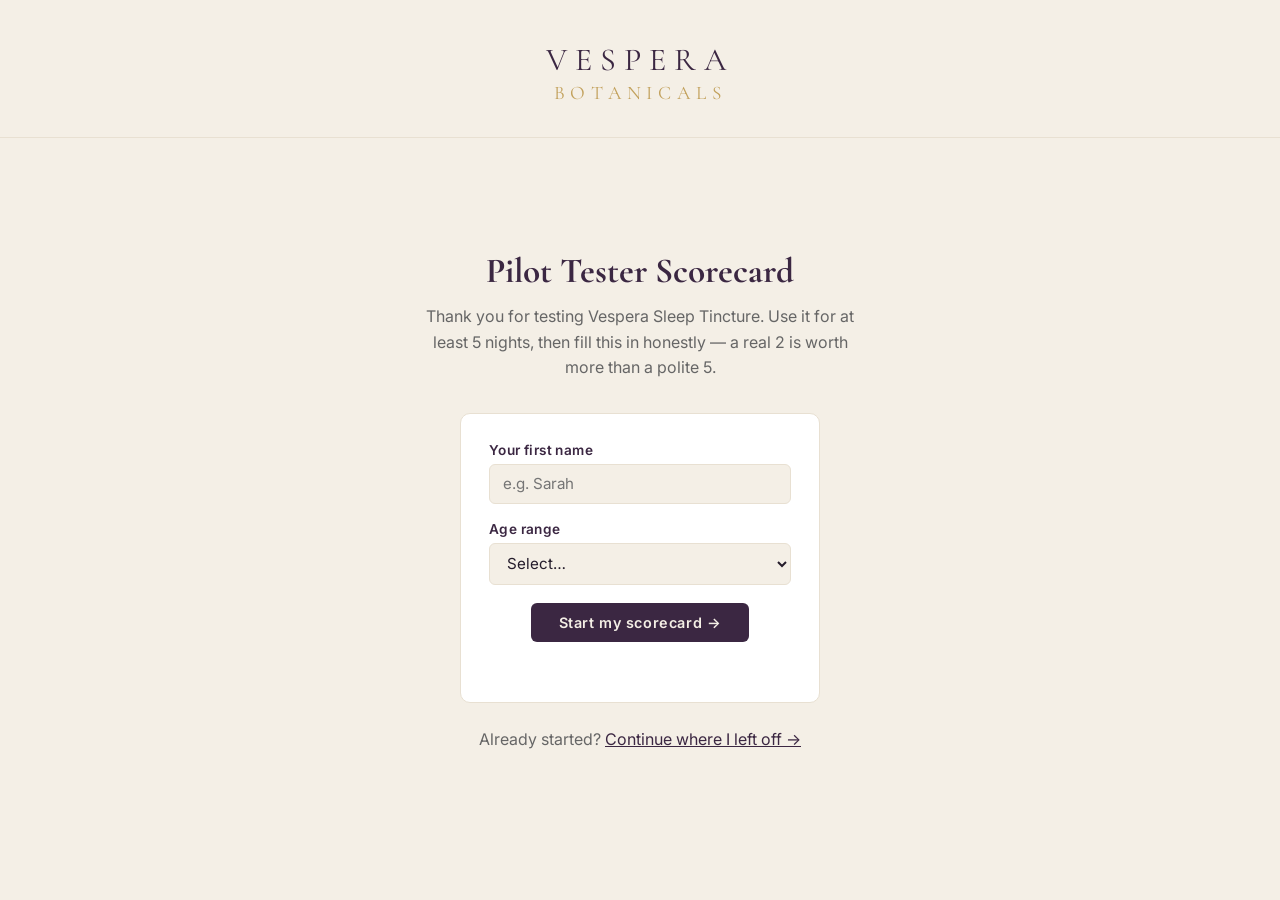
<file: index.html>
<!DOCTYPE html>
<html lang="en">
<head>
  <meta charset="UTF-8" />
  <meta name="viewport" content="width=device-width, initial-scale=1.0" />
  <title>Vespera — Pilot Tester</title>
  <link rel="preconnect" href="https://fonts.googleapis.com" />
  <link href="https://fonts.googleapis.com/css2?family=Cormorant+Garamond:ital,wght@0,400;0,600;1,400&family=Inter:wght@400;600&display=swap" rel="stylesheet" />
  <link rel="stylesheet" href="style.css" />
</head>
<body>

<header>
  <div class="wordmark">Vespera<span>Botanicals</span></div>
</header>

<div class="page">
  <div class="hero">
    <h1>Pilot Tester Scorecard</h1>
    <p>Thank you for testing Vespera Sleep Tincture. Use it for at least 5 nights, then fill this in honestly — a real 2 is worth more than a polite 5.</p>

    <div class="start-form card" style="text-align:left; margin-top: 1.5rem;">
      <div class="field">
        <label for="tester-name">Your first name</label>
        <input type="text" id="tester-name" placeholder="e.g. Sarah" autocomplete="given-name" />
      </div>
      <div class="field">
        <label for="age-range">Age range</label>
        <select id="age-range">
          <option value="">Select…</option>
          <option>18–24</option>
          <option>25–34</option>
          <option>35–44</option>
          <option>45–54</option>
          <option>55–64</option>
          <option>65+</option>
        </select>
      </div>
      <div class="btn-row" style="justify-content: center; margin-top: 1rem;">
        <button class="btn btn-primary" onclick="startForm()">Start my scorecard →</button>
      </div>
      <p id="start-error" class="hint" style="color: var(--red); text-align:center; margin-top:0.5rem;"></p>
    </div>

    <p class="hint" style="margin-top: 1.5rem;">Already started? <a href="form.html" style="color: var(--aubergine);">Continue where I left off →</a></p>
  </div>
</div>

<script>
function startForm() {
  const name = document.getElementById('tester-name').value.trim();
  const age = document.getElementById('age-range').value;
  const err = document.getElementById('start-error');

  if (!name) { err.textContent = 'Please enter your name.'; return; }
  if (!age)  { err.textContent = 'Please select an age range.'; return; }

  const key = name.toLowerCase().replace(/\s+/g, '-') + '-' + Date.now().toString(36);
  localStorage.setItem('vespera_session', JSON.stringify({
    key, name, ageRange: age, startedAt: new Date().toISOString()
  }));
  window.location.href = 'form.html';
}
</script>
</body>
</html>
</file>
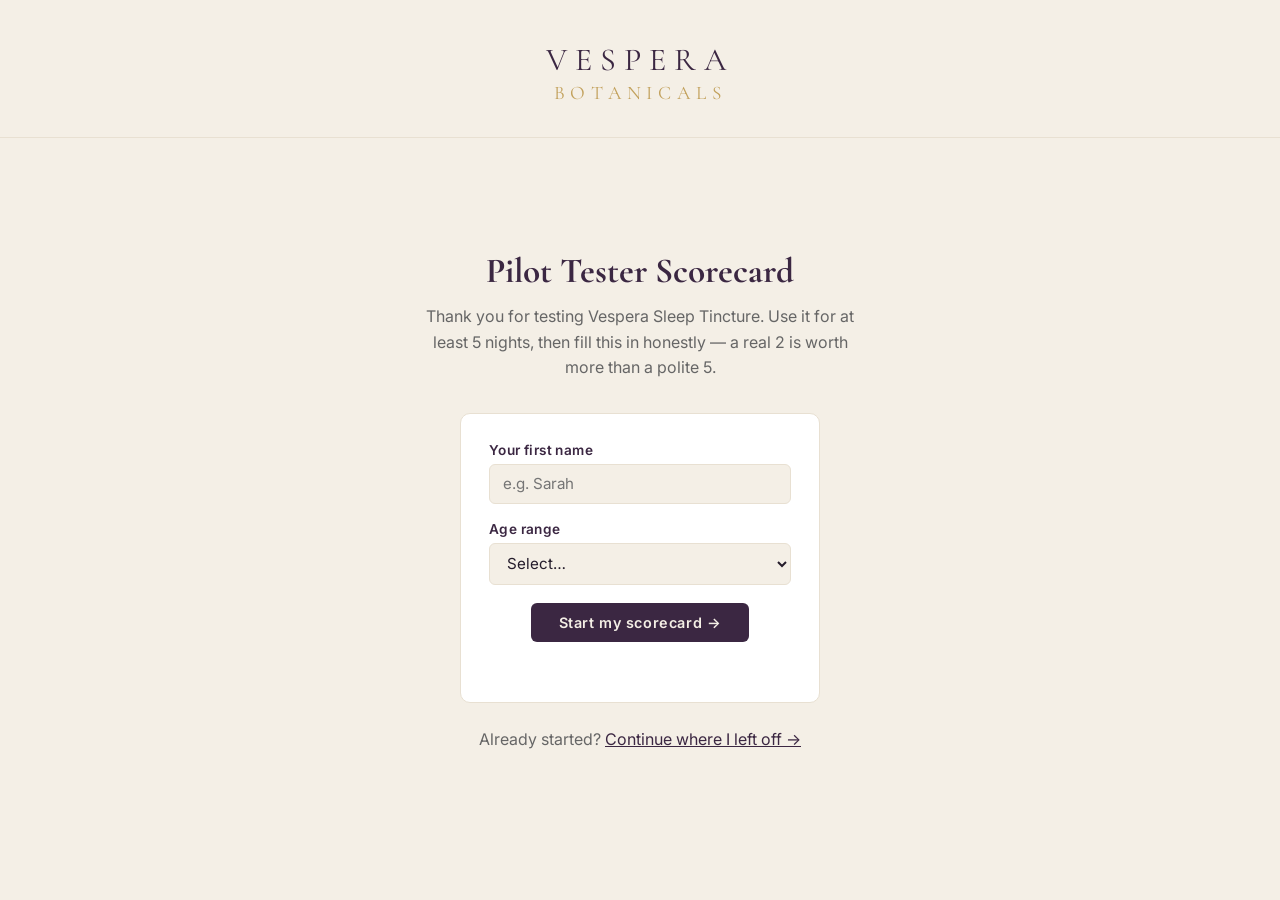
<file: form.html>
<!DOCTYPE html>
<html lang="en">
<head>
  <meta charset="UTF-8" />
  <meta name="viewport" content="width=device-width, initial-scale=1.0" />
  <title>Vespera — Your Scorecard</title>
  <link rel="preconnect" href="https://fonts.googleapis.com" />
  <link href="https://fonts.googleapis.com/css2?family=Cormorant+Garamond:ital,wght@0,400;0,600;1,400&family=Inter:wght@400;600&display=swap" rel="stylesheet" />
  <link rel="stylesheet" href="style.css" />
</head>
<body>

<header>
  <div class="wordmark">Vespera<span>Botanicals</span></div>
</header>

<div class="page">

  <!-- Progress -->
  <div class="progress-wrap" id="progress-bar">
    <div class="progress-step active" id="ps-1"></div>
    <div class="progress-step" id="ps-2"></div>
    <div class="progress-step" id="ps-3"></div>
    <div class="progress-step" id="ps-4"></div>
  </div>

  <!-- ── STEP 1: Setup ── -->
  <div id="step-1">
    <div class="card">
      <h2>Your setup</h2>
      <p class="subtitle">Step 1 of 4 — takes 1 minute</p>

      <div class="field">
        <label>Bottle number (on the label)</label>
        <input type="text" id="bottle-num" placeholder="e.g. 03" />
      </div>

      <div class="field">
        <label>Dose you used most often</label>
        <div class="radio-group">
          <label><input type="radio" name="dose" value="1 dropper" /> 1 dropper</label>
          <label><input type="radio" name="dose" value="2 droppers" /> 2 droppers</label>
          <label><input type="radio" name="dose" value="varied" /> Varied</label>
        </div>
      </div>

      <div class="field">
        <label>How many minutes before bed did you take it?</label>
        <input type="number" id="timing-min" placeholder="e.g. 30" min="1" max="120" />
      </div>

      <div class="field">
        <label>How did you take it?</label>
        <div class="radio-group">
          <label><input type="radio" name="how-taken" value="straight" /> Straight</label>
          <label><input type="radio" name="how-taken" value="in water" /> In water</label>
          <label><input type="radio" name="how-taken" value="in tea" /> In tea</label>
          <label><input type="radio" name="how-taken" value="mixed" /> Mixed</label>
        </div>
      </div>

      <div class="field">
        <label>How many nights did you use it?</label>
        <input type="number" id="nights-used" placeholder="e.g. 7" min="1" max="14" />
      </div>
    </div>

    <div class="btn-row">
      <button class="btn btn-primary" onclick="goTo(2)">Next →</button>
    </div>
  </div>

  <!-- ── STEP 2: First impressions ── -->
  <div id="step-2" class="hidden">
    <div class="card">
      <h2>First impressions</h2>
      <p class="subtitle">Step 2 of 4 — how it looked, smelled, and tasted on night 1</p>

      <table class="rating-table">
        <thead>
          <tr>
            <th></th>
            <th>1<br/><span style="font-weight:400;color:#aaa">poor</span></th>
            <th>2</th><th>3</th><th>4</th>
            <th>5<br/><span style="font-weight:400;color:#aaa">great</span></th>
          </tr>
        </thead>
        <tbody>
          <tr>
            <td>Look (color, clarity, label appeal)</td>
            <td><input type="radio" name="r-look" value="1"/></td>
            <td><input type="radio" name="r-look" value="2"/></td>
            <td><input type="radio" name="r-look" value="3"/></td>
            <td><input type="radio" name="r-look" value="4"/></td>
            <td><input type="radio" name="r-look" value="5"/></td>
          </tr>
          <tr>
            <td>Smell</td>
            <td><input type="radio" name="r-smell" value="1"/></td>
            <td><input type="radio" name="r-smell" value="2"/></td>
            <td><input type="radio" name="r-smell" value="3"/></td>
            <td><input type="radio" name="r-smell" value="4"/></td>
            <td><input type="radio" name="r-smell" value="5"/></td>
          </tr>
          <tr>
            <td>Taste — straight</td>
            <td><input type="radio" name="r-taste-straight" value="1"/></td>
            <td><input type="radio" name="r-taste-straight" value="2"/></td>
            <td><input type="radio" name="r-taste-straight" value="3"/></td>
            <td><input type="radio" name="r-taste-straight" value="4"/></td>
            <td><input type="radio" name="r-taste-straight" value="5"/></td>
          </tr>
          <tr>
            <td>Taste — in water or tea</td>
            <td><input type="radio" name="r-taste-diluted" value="1"/></td>
            <td><input type="radio" name="r-taste-diluted" value="2"/></td>
            <td><input type="radio" name="r-taste-diluted" value="3"/></td>
            <td><input type="radio" name="r-taste-diluted" value="4"/></td>
            <td><input type="radio" name="r-taste-diluted" value="5"/></td>
          </tr>
          <tr>
            <td>Mouthfeel / aftertaste</td>
            <td><input type="radio" name="r-mouthfeel" value="1"/></td>
            <td><input type="radio" name="r-mouthfeel" value="2"/></td>
            <td><input type="radio" name="r-mouthfeel" value="3"/></td>
            <td><input type="radio" name="r-mouthfeel" value="4"/></td>
            <td><input type="radio" name="r-mouthfeel" value="5"/></td>
          </tr>
        </tbody>
      </table>

      <hr class="divider" />

      <div class="field">
        <label>Sweetness</label>
        <div class="radio-group">
          <label><input type="radio" name="sweetness" value="too sweet" /> Too sweet</label>
          <label><input type="radio" name="sweetness" value="just right" /> Just right</label>
          <label><input type="radio" name="sweetness" value="not sweet enough" /> Not sweet enough</label>
        </div>
      </div>

      <div class="field">
        <label>Would the taste alone make you reorder?</label>
        <div class="radio-group">
          <label><input type="radio" name="taste-reorder" value="yes" /> Yes</label>
          <label><input type="radio" name="taste-reorder" value="maybe" /> Maybe</label>
          <label><input type="radio" name="taste-reorder" value="no" /> No</label>
        </div>
      </div>
    </div>

    <div class="btn-row">
      <button class="btn btn-secondary" onclick="goTo(1)">← Back</button>
      <button class="btn btn-primary" onclick="goTo(3)">Next →</button>
    </div>
  </div>

  <!-- ── STEP 3: Nightly log ── -->
  <div id="step-3" class="hidden">
    <div class="card">
      <h2>Nightly log</h2>
      <p class="subtitle">Step 3 of 4 — fill in each night as you go, or all at the end</p>

      <div style="overflow-x:auto;">
        <table class="night-table" id="night-table">
          <thead>
            <tr>
              <th>Night</th>
              <th>Date</th>
              <th>Dose</th>
              <th>Min to fall asleep</th>
              <th>Times woke up</th>
              <th>Sleep quality (1–5)</th>
              <th>Morning grogginess (1–5)</th>
            </tr>
          </thead>
          <tbody id="night-body">
            <!-- rows injected by JS -->
          </tbody>
        </table>
      </div>
      <p class="hint" style="margin-top:0.75rem;">Sleep quality: 1 = terrible, 5 = great. Grogginess: 1 = none, 5 = heavy.</p>
    </div>

    <div class="btn-row">
      <button class="btn btn-secondary" onclick="goTo(2)">← Back</button>
      <button class="btn btn-primary" onclick="goTo(4)">Next →</button>
    </div>
  </div>

  <!-- ── STEP 4: Final ratings + money questions ── -->
  <div id="step-4" class="hidden">
    <div class="card">
      <h2>Did it work?</h2>
      <p class="subtitle">Step 4 of 4 — after 5+ nights</p>

      <table class="rating-table">
        <thead>
          <tr>
            <th></th>
            <th>1<br/><span style="font-weight:400;color:#aaa">not at all</span></th>
            <th>2</th><th>3</th><th>4</th>
            <th>5<br/><span style="font-weight:400;color:#aaa">a lot</span></th>
          </tr>
        </thead>
        <tbody>
          <tr>
            <td>Helped me wind down / feel calm</td>
            <td><input type="radio" name="r-calm" value="1"/></td>
            <td><input type="radio" name="r-calm" value="2"/></td>
            <td><input type="radio" name="r-calm" value="3"/></td>
            <td><input type="radio" name="r-calm" value="4"/></td>
            <td><input type="radio" name="r-calm" value="5"/></td>
          </tr>
          <tr>
            <td>Helped me fall asleep faster</td>
            <td><input type="radio" name="r-sleep-onset" value="1"/></td>
            <td><input type="radio" name="r-sleep-onset" value="2"/></td>
            <td><input type="radio" name="r-sleep-onset" value="3"/></td>
            <td><input type="radio" name="r-sleep-onset" value="4"/></td>
            <td><input type="radio" name="r-sleep-onset" value="5"/></td>
          </tr>
          <tr>
            <td>Helped me stay asleep</td>
            <td><input type="radio" name="r-stay-asleep" value="1"/></td>
            <td><input type="radio" name="r-stay-asleep" value="2"/></td>
            <td><input type="radio" name="r-stay-asleep" value="3"/></td>
            <td><input type="radio" name="r-stay-asleep" value="4"/></td>
            <td><input type="radio" name="r-stay-asleep" value="5"/></td>
          </tr>
          <tr>
            <td>Felt better than what I've tried before</td>
            <td><input type="radio" name="r-vs-others" value="1"/></td>
            <td><input type="radio" name="r-vs-others" value="2"/></td>
            <td><input type="radio" name="r-vs-others" value="3"/></td>
            <td><input type="radio" name="r-vs-others" value="4"/></td>
            <td><input type="radio" name="r-vs-others" value="5"/></td>
          </tr>
        </tbody>
      </table>

      <hr class="divider" />

      <div class="field">
        <label>About how long until you felt anything? (minutes)</label>
        <input type="number" id="onset-min" placeholder="e.g. 20" min="0" max="180" />
        <div class="radio-group" style="margin-top:0.5rem;">
          <label><input type="radio" name="onset-felt" value="felt nothing" /> Felt nothing</label>
        </div>
      </div>

      <div class="field">
        <label>Any side effects? (check all that apply)</label>
        <div class="check-group">
          <label><input type="checkbox" name="side-effects" value="grogginess" /> Grogginess</label>
          <label><input type="checkbox" name="side-effects" value="vivid dreams" /> Vivid dreams</label>
          <label><input type="checkbox" name="side-effects" value="headache" /> Headache</label>
          <label><input type="checkbox" name="side-effects" value="stomach upset" /> Stomach upset</label>
          <label><input type="checkbox" name="side-effects" value="none" /> None</label>
        </div>
      </div>

      <hr class="divider" />
      <h2 style="margin-bottom:0.25rem;">The money questions</h2>
      <p class="subtitle" style="margin-bottom:1rem;">Be honest — this is how I know if it's ready.</p>

      <div class="field">
        <label>Would you use this again?</label>
        <div class="radio-group">
          <label><input type="radio" name="use-again" value="yes" /> Yes</label>
          <label><input type="radio" name="use-again" value="maybe" /> Maybe</label>
          <label><input type="radio" name="use-again" value="no" /> No</label>
        </div>
      </div>

      <div class="field">
        <label>Would you pay $46 a bottle?</label>
        <div class="radio-group">
          <label><input type="radio" name="pay-46" value="yes" /> Yes</label>
          <label><input type="radio" name="pay-46" value="maybe" /> Maybe</label>
          <label><input type="radio" name="pay-46" value="no" /> No</label>
        </div>
        <div class="field" style="margin-top:0.75rem;">
          <label>If no — what price feels right?</label>
          <input type="number" id="alt-price" placeholder="e.g. 34" min="1" max="200" />
        </div>
      </div>

      <div class="field">
        <label>Would you subscribe (auto-refill monthly, ~10% off)?</label>
        <div class="radio-group">
          <label><input type="radio" name="subscribe" value="yes" /> Yes</label>
          <label><input type="radio" name="subscribe" value="maybe" /> Maybe</label>
          <label><input type="radio" name="subscribe" value="no" /> No</label>
        </div>
      </div>

      <div class="field">
        <label>Would you recommend it to a friend?</label>
        <div class="radio-group">
          <label><input type="radio" name="recommend" value="yes" /> Yes</label>
          <label><input type="radio" name="recommend" value="maybe" /> Maybe</label>
          <label><input type="radio" name="recommend" value="no" /> No</label>
        </div>
      </div>

      <hr class="divider" />

      <div class="field">
        <label>One thing you'd change</label>
        <textarea id="change-one" placeholder="Be specific — taste, smell, bottle, directions, dose…"></textarea>
      </div>

      <div class="field">
        <label>Best thing about it</label>
        <textarea id="best-thing" placeholder="What actually worked or surprised you?"></textarea>
      </div>

      <div class="field">
        <label>Anything else? (packaging, name, vibe, directions)</label>
        <textarea id="anything-else"></textarea>
      </div>
    </div>

    <div class="btn-row">
      <button class="btn btn-secondary" onclick="goTo(3)">← Back</button>
      <button class="btn btn-gold" onclick="submitForm()" id="submit-btn">Submit scorecard</button>
    </div>
    <p id="submit-error" class="hint" style="color:var(--red); text-align:right; margin-top:0.5rem;"></p>
  </div>

  <!-- ── Confirmation ── -->
  <div id="step-done" class="hidden confirm-wrap">
    <div class="icon">✦</div>
    <h2>Thank you.</h2>
    <p>Your scorecard has been submitted. Honest feedback like yours is exactly what makes this worth building.</p>
  </div>

</div><!-- /page -->

<script src="submit.js"></script>
<script src="form.js"></script>
</body>
</html>
</file>
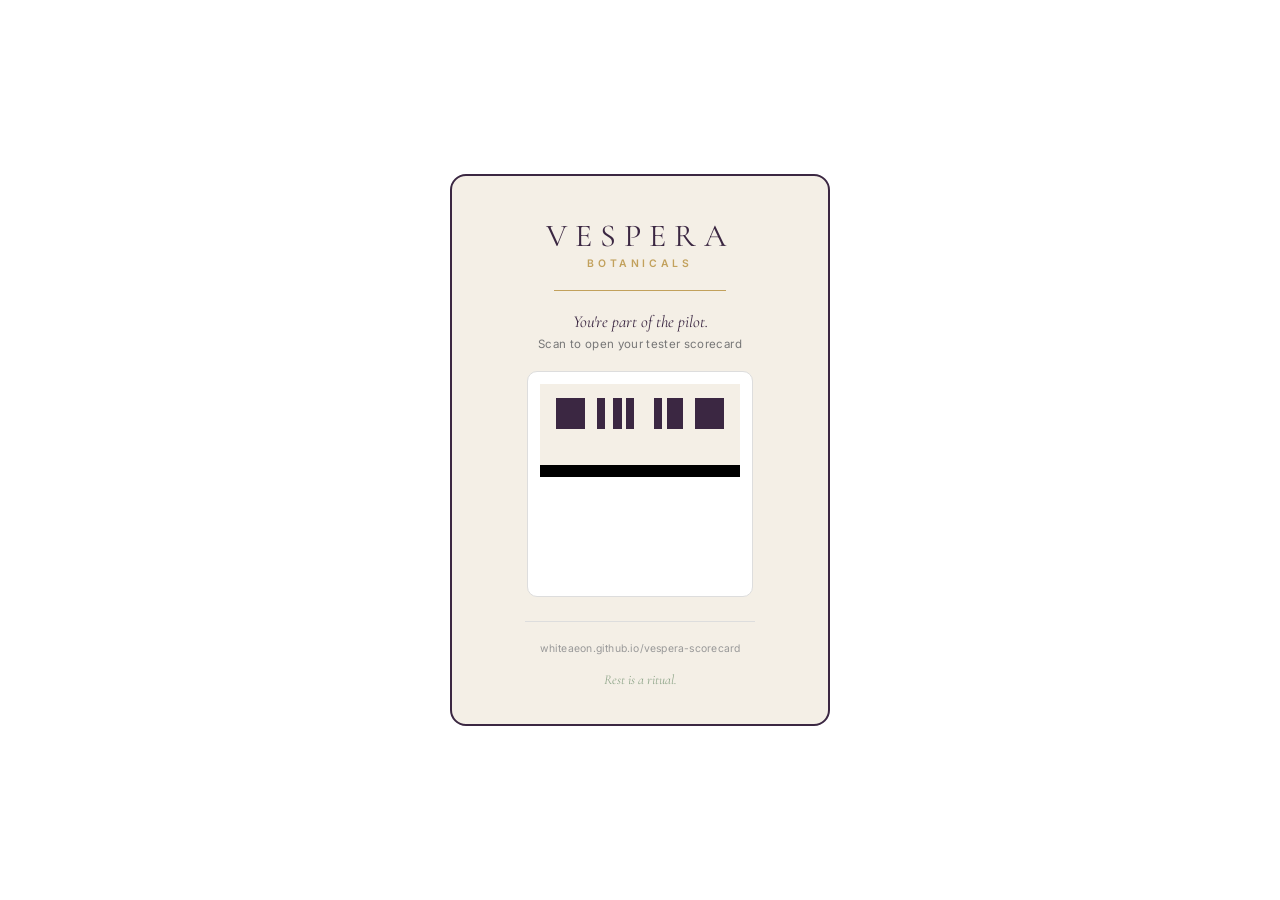
<file: qr-print.html>
<!DOCTYPE html>
<html lang="en">
<head>
  <meta charset="UTF-8" />
  <title>Vespera — Tester QR Code</title>
  <link href="https://fonts.googleapis.com/css2?family=Cormorant+Garamond:wght@400;600&family=Inter:wght@400;600&display=swap" rel="stylesheet" />
  <style>
    :root {
      --aubergine: #3B2742;
      --gold: #C2A15C;
      --sage: #8FA68A;
      --bone: #F4EFE6;
    }

    * { margin: 0; padding: 0; box-sizing: border-box; }

    body {
      background: #fff;
      display: flex;
      align-items: center;
      justify-content: center;
      min-height: 100vh;
      font-family: Inter, system-ui, sans-serif;
    }

    .card {
      background: var(--bone);
      border: 2px solid var(--aubergine);
      border-radius: 16px;
      padding: 2.5rem 2.75rem 2.25rem;
      text-align: center;
      width: 380px;
    }

    .wordmark {
      font-family: 'Cormorant Garamond', Georgia, serif;
      font-size: 2rem;
      letter-spacing: 0.25em;
      color: var(--aubergine);
      text-transform: uppercase;
    }

    .descriptor {
      font-size: 0.65rem;
      letter-spacing: 0.35em;
      color: var(--gold);
      text-transform: uppercase;
      margin-top: 0.1rem;
      font-weight: 600;
    }

    .rule {
      border: none;
      border-top: 1px solid var(--gold);
      margin: 1.25rem auto;
      width: 60%;
    }

    .headline {
      font-family: 'Cormorant Garamond', Georgia, serif;
      font-size: 1.05rem;
      color: var(--aubergine);
      margin-bottom: 0.3rem;
      font-style: italic;
    }

    .sub {
      font-size: 0.72rem;
      color: #777;
      letter-spacing: 0.03em;
      margin-bottom: 1.25rem;
    }

    .qr-wrap {
      background: #fff;
      border-radius: 10px;
      display: inline-block;
      padding: 12px;
      border: 1px solid #ddd;
    }

    .qr-wrap img {
      display: block;
      width: 200px;
      height: 200px;
      image-rendering: pixelated;
    }

    .rule2 {
      border: none;
      border-top: 1px solid #ddd;
      margin: 1.25rem auto;
      width: 80%;
    }

    .url {
      font-size: 0.65rem;
      color: #999;
      letter-spacing: 0.02em;
      word-break: break-all;
    }

    .tagline {
      font-family: 'Cormorant Garamond', Georgia, serif;
      font-size: 0.85rem;
      color: var(--sage);
      margin-top: 1rem;
      font-style: italic;
    }

    @media print {
      body { background: #fff; min-height: unset; }
      .card { border-color: #3B2742; page-break-inside: avoid; }
    }
  </style>
</head>
<body>
  <div class="card">
    <div class="wordmark">Vespera</div>
    <div class="descriptor">Botanicals</div>

    <hr class="rule" />

    <p class="headline">You're part of the pilot.</p>
    <p class="sub">Scan to open your tester scorecard</p>

    <div class="qr-wrap">
      <img src="[data-uri]" alt="QR code — Vespera tester scorecard" />
    </div>

    <hr class="rule2" />

    <p class="url">whiteaeon.github.io/vespera-scorecard</p>
    <p class="tagline">Rest is a ritual.</p>
  </div>
</body>
</html>
</file>
<file: style.css>
:root {
  --aubergine: #3B2742;
  --gold: #C2A15C;
  --sage: #8FA68A;
  --ink: #241C2B;
  --bone: #F4EFE6;
  --bone-dark: #E8E0D2;
  --red: #C0392B;
  --green: #5a8a5a;
}

* { box-sizing: border-box; margin: 0; padding: 0; }

body {
  font-family: Inter, system-ui, sans-serif;
  background: var(--bone);
  color: var(--ink);
  min-height: 100vh;
}

/* ── Layout ── */
.page {
  max-width: 680px;
  margin: 0 auto;
  padding: 2rem 1.25rem 4rem;
}

/* ── Header ── */
header {
  text-align: center;
  padding: 2.5rem 1rem 2rem;
  border-bottom: 1px solid var(--bone-dark);
  margin-bottom: 2rem;
}

.wordmark {
  font-family: 'Cormorant Garamond', Georgia, serif;
  font-size: 2rem;
  letter-spacing: 0.25em;
  color: var(--aubergine);
  text-transform: uppercase;
}

.wordmark span {
  color: var(--gold);
  font-size: 0.6em;
  letter-spacing: 0.3em;
  display: block;
  margin-top: 0.1em;
}

/* ── Progress bar ── */
.progress-wrap {
  display: flex;
  gap: 0.5rem;
  margin-bottom: 2rem;
}

.progress-step {
  flex: 1;
  height: 4px;
  background: var(--bone-dark);
  border-radius: 2px;
  transition: background 0.3s;
}

.progress-step.done { background: var(--gold); }
.progress-step.active { background: var(--aubergine); }

/* ── Cards / sections ── */
.card {
  background: #fff;
  border-radius: 10px;
  padding: 1.75rem;
  margin-bottom: 1.25rem;
  border: 1px solid var(--bone-dark);
}

.card h2 {
  font-family: 'Cormorant Garamond', Georgia, serif;
  font-size: 1.35rem;
  color: var(--aubergine);
  margin-bottom: 0.25rem;
}

.card .subtitle {
  font-size: 0.82rem;
  color: var(--sage);
  margin-bottom: 1.25rem;
}

/* ── Form elements ── */
.field {
  margin-bottom: 1.1rem;
}

label {
  display: block;
  font-size: 0.85rem;
  font-weight: 600;
  color: var(--aubergine);
  margin-bottom: 0.35rem;
  letter-spacing: 0.03em;
}

input[type="text"],
input[type="number"],
input[type="date"],
input[type="password"],
select,
textarea {
  width: 100%;
  padding: 0.6rem 0.8rem;
  border: 1.5px solid var(--bone-dark);
  border-radius: 6px;
  font-size: 0.95rem;
  font-family: inherit;
  color: var(--ink);
  background: var(--bone);
  transition: border-color 0.2s;
}

input:focus, select:focus, textarea:focus {
  outline: none;
  border-color: var(--aubergine);
  background: #fff;
}

textarea { resize: vertical; min-height: 80px; }

/* ── Radio / checkbox groups ── */
.radio-group, .check-group {
  display: flex;
  flex-wrap: wrap;
  gap: 0.5rem;
}

.radio-group label, .check-group label {
  font-weight: 400;
  display: flex;
  align-items: center;
  gap: 0.3rem;
  cursor: pointer;
  padding: 0.4rem 0.75rem;
  border: 1.5px solid var(--bone-dark);
  border-radius: 20px;
  font-size: 0.85rem;
  transition: all 0.15s;
}

.radio-group input[type="radio"],
.check-group input[type="checkbox"] {
  width: auto;
  padding: 0;
  border: none;
  background: none;
  accent-color: var(--aubergine);
}

.radio-group label:has(input:checked),
.check-group label:has(input:checked) {
  border-color: var(--aubergine);
  background: var(--aubergine);
  color: var(--bone);
}

/* ── Star / rating rows ── */
.rating-table { width: 100%; border-collapse: collapse; }

.rating-table th {
  font-size: 0.75rem;
  color: var(--sage);
  padding: 0.3rem 0.4rem;
  text-align: center;
  font-weight: 600;
}

.rating-table th:first-child { text-align: left; }

.rating-table td {
  padding: 0.5rem 0.4rem;
  border-top: 1px solid var(--bone-dark);
  text-align: center;
  font-size: 0.9rem;
}

.rating-table td:first-child { text-align: left; font-weight: 500; }

.rating-table input[type="radio"] {
  width: auto;
  padding: 0;
  border: none;
  background: none;
  accent-color: var(--aubergine);
  cursor: pointer;
  width: 18px;
  height: 18px;
}

/* ── Nightly log table ── */
.night-table { width: 100%; border-collapse: collapse; font-size: 0.82rem; }

.night-table th {
  background: var(--aubergine);
  color: var(--bone);
  padding: 0.5rem 0.4rem;
  font-size: 0.75rem;
  font-weight: 600;
  text-align: center;
}

.night-table td { padding: 0.4rem 0.3rem; border-bottom: 1px solid var(--bone-dark); text-align: center; }

.night-table td:first-child { font-weight: 600; color: var(--aubergine); }

.night-table input {
  width: 100%;
  padding: 0.3rem;
  border: 1px solid var(--bone-dark);
  border-radius: 4px;
  font-size: 0.82rem;
  text-align: center;
  background: var(--bone);
}

.night-table input:focus {
  outline: none;
  border-color: var(--aubergine);
  background: #fff;
}

/* ── Buttons ── */
.btn {
  display: inline-flex;
  align-items: center;
  justify-content: center;
  padding: 0.7rem 1.75rem;
  border-radius: 6px;
  font-size: 0.9rem;
  font-weight: 600;
  font-family: inherit;
  cursor: pointer;
  border: none;
  transition: all 0.2s;
  letter-spacing: 0.04em;
}

.btn-primary {
  background: var(--aubergine);
  color: var(--bone);
}

.btn-primary:hover { background: #4e3558; }

.btn-secondary {
  background: transparent;
  color: var(--aubergine);
  border: 1.5px solid var(--aubergine);
}

.btn-secondary:hover { background: var(--aubergine); color: var(--bone); }

.btn-gold {
  background: var(--gold);
  color: var(--aubergine);
}

.btn-gold:hover { background: #b5924f; }

.btn-row {
  display: flex;
  gap: 0.75rem;
  justify-content: flex-end;
  margin-top: 1.5rem;
}

/* ── Landing page ── */
.hero {
  text-align: center;
  padding: 3rem 1rem;
}

.hero h1 {
  font-family: 'Cormorant Garamond', Georgia, serif;
  font-size: 2.2rem;
  color: var(--aubergine);
  margin-bottom: 0.75rem;
  line-height: 1.2;
}

.hero p {
  color: #666;
  font-size: 1rem;
  margin-bottom: 2rem;
  max-width: 440px;
  margin-left: auto;
  margin-right: auto;
  line-height: 1.6;
}

.start-form {
  max-width: 360px;
  margin: 0 auto;
}

/* ── Dashboard ── */
.dash-grid {
  display: grid;
  grid-template-columns: 1fr 1fr;
  gap: 1rem;
  margin-bottom: 1rem;
}

@media (max-width: 540px) { .dash-grid { grid-template-columns: 1fr; } }

.stat-card {
  background: #fff;
  border-radius: 10px;
  border: 1px solid var(--bone-dark);
  padding: 1.25rem;
  text-align: center;
}

.stat-card .stat-num {
  font-family: 'Cormorant Garamond', Georgia, serif;
  font-size: 2.8rem;
  color: var(--aubergine);
  line-height: 1;
}

.stat-card .stat-label {
  font-size: 0.78rem;
  color: var(--sage);
  letter-spacing: 0.05em;
  text-transform: uppercase;
  margin-top: 0.3rem;
}

.go-badge {
  display: inline-block;
  padding: 0.35rem 1rem;
  border-radius: 20px;
  font-weight: 700;
  font-size: 0.85rem;
  letter-spacing: 0.06em;
}

.go-badge.go { background: #d4edda; color: var(--green); }
.go-badge.nogo { background: #f8d7da; color: var(--red); }
.go-badge.pending { background: var(--bone-dark); color: #888; }

.signal-row {
  display: flex;
  align-items: center;
  justify-content: space-between;
  padding: 0.7rem 0;
  border-bottom: 1px solid var(--bone-dark);
  font-size: 0.9rem;
}

.signal-row:last-child { border-bottom: none; }

.signal-score {
  font-weight: 700;
  font-size: 1.1rem;
  min-width: 2.5rem;
  text-align: right;
}

.signal-score.good { color: var(--green); }
.signal-score.warn { color: #e67e22; }
.signal-score.bad { color: var(--red); }

.tester-row {
  display: flex;
  align-items: center;
  justify-content: space-between;
  padding: 0.6rem 0;
  border-bottom: 1px solid var(--bone-dark);
  font-size: 0.88rem;
}

.tester-row:last-child { border-bottom: none; }

.tester-status {
  font-size: 0.75rem;
  padding: 0.2rem 0.6rem;
  border-radius: 10px;
}

.tester-status.complete { background: #d4edda; color: var(--green); }
.tester-status.partial { background: #fff3cd; color: #856404; }
.tester-status.pending { background: var(--bone-dark); color: #888; }

.responses-list { list-style: none; }

.responses-list li {
  padding: 0.6rem 0;
  border-bottom: 1px solid var(--bone-dark);
  font-size: 0.88rem;
  line-height: 1.4;
}

.responses-list li:last-child { border-bottom: none; }

.responses-list .resp-name {
  font-size: 0.75rem;
  color: var(--sage);
  font-weight: 600;
  text-transform: uppercase;
  letter-spacing: 0.04em;
  margin-bottom: 0.15rem;
}

.chart-wrap { margin-top: 0.75rem; }

/* ── Login ── */
.login-wrap {
  max-width: 340px;
  margin: 5rem auto;
  text-align: center;
}

/* ── Confirmation ── */
.confirm-wrap {
  text-align: center;
  padding: 4rem 1rem;
}

.confirm-wrap .icon { font-size: 3rem; margin-bottom: 1rem; }
.confirm-wrap h2 { font-family: 'Cormorant Garamond', Georgia, serif; font-size: 1.8rem; color: var(--aubergine); margin-bottom: 0.75rem; }
.confirm-wrap p { color: #666; line-height: 1.6; }

/* ── Utility ── */
.text-gold { color: var(--gold); }
.text-sage { color: var(--sage); }
.hint { font-size: 0.78rem; color: #888; margin-top: 0.25rem; }
.divider { border: none; border-top: 1px solid var(--bone-dark); margin: 1.25rem 0; }
.hidden { display: none !important; }
</file>
